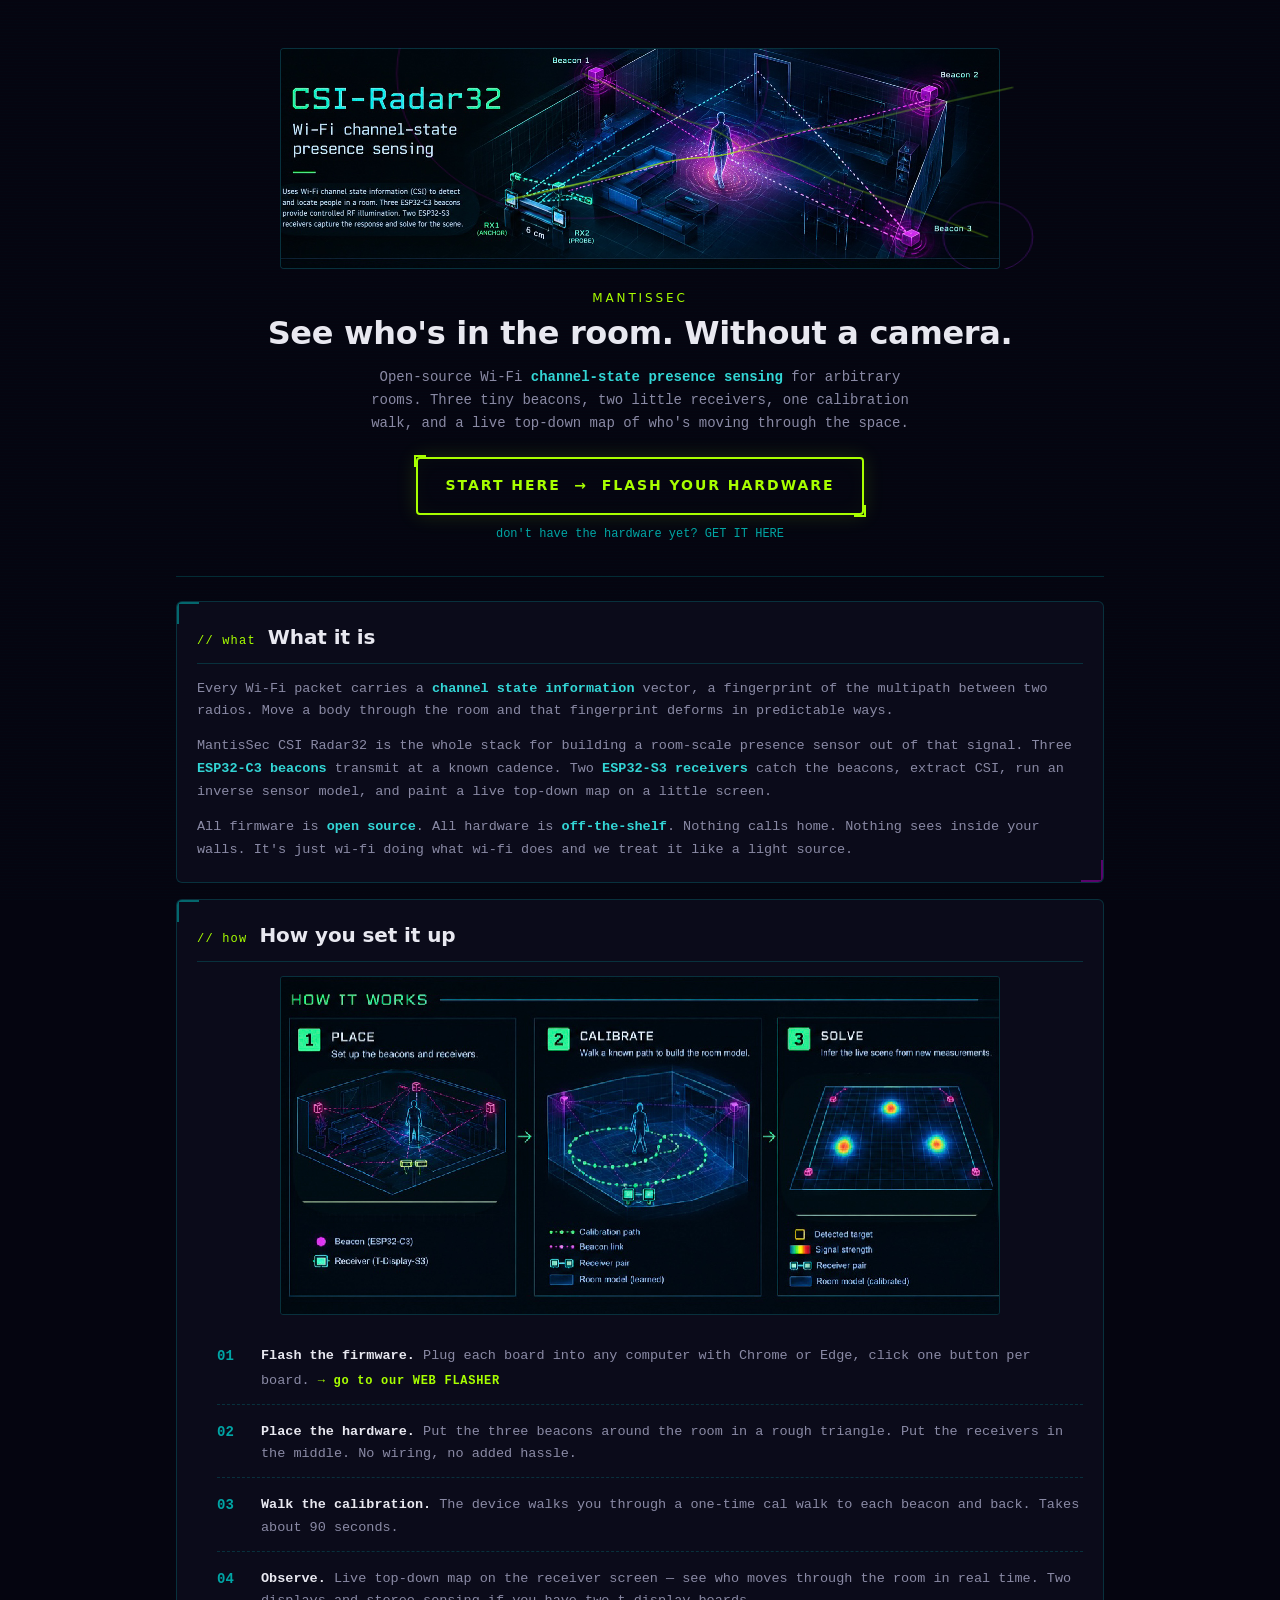
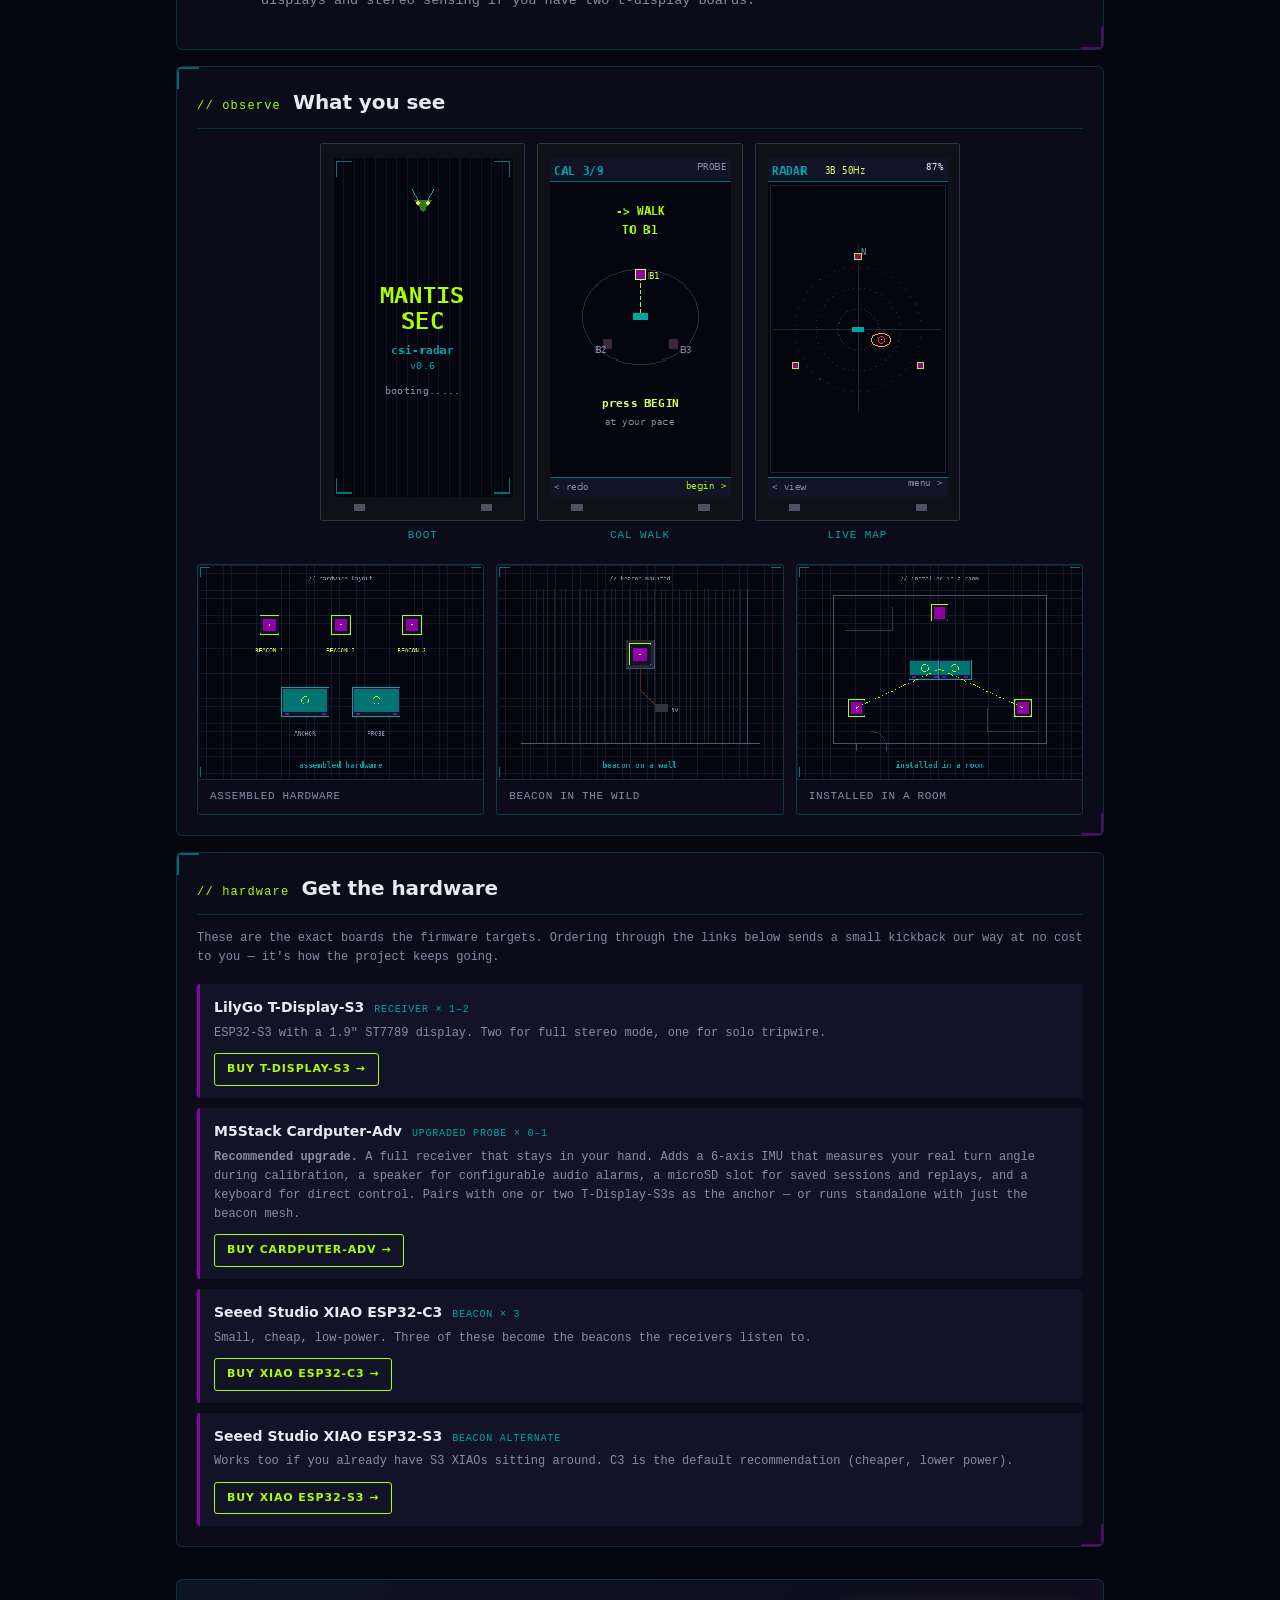
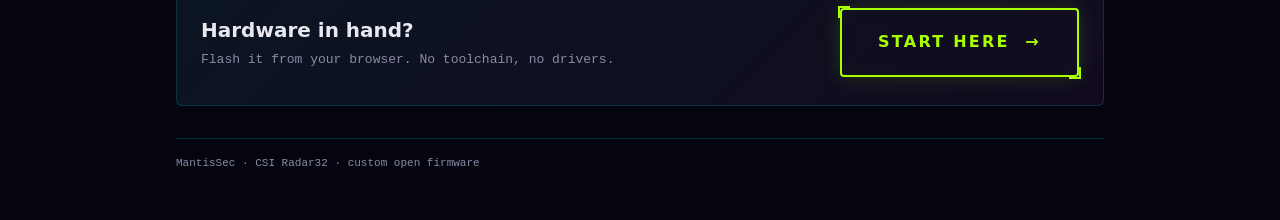
<file: docs/index.html>
<!DOCTYPE html>
<html lang="en">
<head>
<meta charset="UTF-8">
<meta name="viewport" content="width=device-width, initial-scale=1.0">
<title>MantisSec CSI Radar32 — Wi-Fi Presence Sensing</title>
<meta name="description" content="MantisSec CSI-Radar32: open-source Wi-Fi channel state presence detection for arbitrary rooms. Flash it from your browser.">
<link rel="icon" href="./favicon.ico" sizes="16x16, 32x32, 48x48">
<link rel="icon" type="image/png" sizes="32x32" href="assets/favicon-32.png">
<link rel="icon" type="image/png" sizes="16x16" href="assets/favicon-16.png">
<link rel="apple-touch-icon" sizes="180x180" href="assets/apple-touch-icon.png">
<link rel="stylesheet" href="style.css">
</head>
<body>

<!-- ═══════════════════════════════════════════════════════════════
     SWAPPABLE ASSETS — edit this block to replace any placeholder
     graphic with your own photo.  Change the path, that's it.
     Every <img data-asset="key"> gets its src from ASSETS[key];
     every <a data-affiliate="key"> gets its href from AFFILIATE[key].
     ═══════════════════════════════════════════════════════════════ -->
<script>
const ASSETS = {
    // Hero diagram at the top of the page
    hero:            "assets/landing-hero.png",

    // The 3-panel "how it works" strip
    how_it_works:    "assets/how-it-works.png",

    // ═══ Device screencaps (portrait, T-Display S3 native 170x320) ═══
    // Pixel-art approximations of what the receiver shows.
    // Replace with real captures if you want.
    observe_splash:  "assets/screencap-splash.png",
    observe_cal:     "assets/screencap-cal.png",
    observe_live:    "assets/screencap-live.png",

    // ═══ Installation photos ═══
    // Stand-in pixel-art graphics live here until you swap them for
    // real photos.  Recommended aspect: 4:3 landscape, ~800px wide.
    photo_hardware:  "assets/photo-hardware.png",
    photo_mounted:   "assets/photo-mounted.png",
    photo_room:      "assets/photo-room.png",
};

const AFFILIATE = {
    tdisplay_s3: "https://www.amazon.com/dp/B0BRTT727Z/?tag=5t31th-20",
    xiao_c3:     "https://www.amazon.com/dp/B0DGX3LSC7/?tag=5t31th-20",
    xiao_s3:     "https://www.amazon.com/dp/B0DJ6NQFKX/?tag=5t31th-20",
    cardputer_adv: "https://www.amazon.com/dp/B0G6ZN35ZX/?tag=5t31th-20",
};
     
// ═══════════════════════════════════════════════════════════════
// 2. THE ANIMATION SYSTEM — Automated Layer Injection
// ═══════════════════════════════════════════════════════════════
document.addEventListener("DOMContentLoaded", () => {
    // This automatically finds your top hero banner image via its template class
    const heroImg = document.querySelector('.lp-hero-img');
    if (heroImg) {
        initInteractiveOverlay(heroImg);
    }
});

function initInteractiveOverlay(imgElement) {
    // 1. Create a structural block container to protect responsive margins
    const container = document.createElement('div');
    container.style.position = 'relative';
    container.style.display = 'inline-block';
    container.style.width = '100%';
    
    // 2. Inject container safely around the static image element
    imgElement.parentNode.insertBefore(container, imgElement);
    container.appendChild(imgElement);

    // 3. Mount the transparent hardware acceleration drawing overlay
    const canvas = document.createElement('canvas');
    canvas.style.position = 'absolute';
    canvas.style.top = '0';
    canvas.style.left = '0';
    canvas.style.width = '100%';
    canvas.style.height = '100%';
    canvas.style.pointerEvents = 'none'; // Passthrough so users can right-click/drag image
    container.appendChild(canvas);

    const ctx = canvas.getContext('2d');
    
    // 4. Force coordinates to auto-recalculate when windows scale or resize
    function synchronizeBounds() {
        canvas.width = imgElement.clientWidth;
        canvas.height = imgElement.clientHeight;
    }
    window.addEventListener('resize', synchronizeBounds);
    imgElement.addEventListener('load', synchronizeBounds);
    synchronizeBounds();

    // 5. The core real-time rendering loop
    let renderingFrame = 0;
    function animationEngine() {
        renderingFrame++;
        ctx.clearRect(0, 0, canvas.width, canvas.height);
        
        // Pass context tracking directly to our physics engine
        drawHeroLayers(ctx, canvas.width, canvas.height, renderingFrame);
        
        requestAnimationFrame(animationEngine);
    }
    requestAnimationFrame(animationEngine);
}

// ═══════════════════════════════════════════════════════════════
// 3. PHYSICS PROCESSING ENGINE — Multipath Phase Distortions (NEW PERSPECTIVE)
// ═══════════════════════════════════════════════════════════════
function drawHeroLayers(ctx, w, h, frame) {
    ctx.globalCompositeOperation = 'screen';
    
    // Coordinates updated to track perfectly with your new image layout perspective
    const rxX = w * 0.355, rxY = h * 0.690;       // Receivers (RX1/RX2 at the bottom-left layout cluster)
    const humanX = w * 0.612, humanY = h * 0.445; // Human target position (Center hallway vector)
    
    const beacons = [
        { x: w * 0.438, y: h * 0.115, color: 'rgba(255, 0, 255, ' },  // Beacon 1 (Top Center Magenta)
        { x: w * 0.902, y: h * 0.178, color: 'rgba(160, 32, 240, ' }, // Beacon 2 (Far Right Top Purple)
        { x: w * 0.875, y: h * 0.855, color: 'rgba(160, 32, 240, ' }  // Beacon 3 (Far Right Bottom Purple)
    ];

    // A. OMNIDIRECTIONAL FLOOD: Beacons radiating wide telemetry waves across the entire room
    beacons.forEach((beacon, index) => {
        let waveCycle = ((frame + (index * 45)) % 150) / 150;
        ctx.strokeStyle = `${beacon.color}${0.32 * (1 - waveCycle)})`;
        ctx.lineWidth = 1;
        ctx.beginPath();
        ctx.arc(beacon.x, beacon.y, waveCycle * (w * 0.38), 0, Math.PI * 2);
        ctx.stroke();
    });

    // B. MULTIPATH CHANNELS: Linear tracking direct lines + human-scattered waves
    beacons.forEach(beacon => {
        // Direct Baseline static path
        ctx.strokeStyle = 'rgba(0, 165, 165, 0.12)'; 
        ctx.lineWidth = 0.75;
        ctx.beginPath();
        ctx.moveTo(beacon.x, beacon.y);
        ctx.lineTo(rxX, rxY);
        ctx.stroke();

        // Perturbed Scatter Path flowing directly through the new human coordinates
        ctx.strokeStyle = 'rgba(168, 255, 0, 0.35)'; // Phase perturbation line (--ms-lime)
        ctx.lineWidth = 1.2;
        ctx.beginPath();
        
        let segments = 45;
        for (let i = 0; i <= segments; i++) {
            let percent = i / segments;
            let currX, currY;
            
            if (percent < 0.5) {
                let t = percent * 2;
                currX = beacon.x + (humanX - beacon.x) * t;
                currY = beacon.y + (humanY - beacon.y) * t;
            } else {
                let t = (percent - 0.5) * 2;
                currX = humanX + (rxX - humanX) * t;
                currY = humanY + (rxY - humanY) * t;
            }
            
            // Generate active sine wave distortion centered exactly over human body profile
            let proximityToHuman = Math.max(0, 1 - (Math.abs(percent - 0.5) * 3.2)); 
            let phaseDistortion = Math.sin(percent * 22 - (frame * 0.13)) * (4.5 * proximityToHuman);
            
            if (i === 0) ctx.moveTo(currX, currY + phaseDistortion);
            else ctx.lineTo(currX, currY + phaseDistortion);
        }
        ctx.stroke();
    });

    // C. PERTURBATION HALO: Active target footprint signature bloom
    let glowRipple = Math.sin(frame * 0.05) * 2.5;
    ctx.fillStyle = 'rgba(168, 255, 0, 0.05)'; // Soft luminous tracking layer
    ctx.beginPath();
    ctx.arc(humanX, humanY, 14 + glowRipple, 0, Math.PI * 2);
    ctx.fill();

    ctx.strokeStyle = 'rgba(168, 255, 0, 0.22)';
    ctx.lineWidth = 0.5;
    ctx.beginPath();
    ctx.arc(humanX, humanY, 20 - glowRipple, 0, Math.PI * 2);
    ctx.stroke();
}

</script>

<div class="page landing">

    <!-- ═══ Hero ═══ -->
    <header class="lp-hero">
        <img data-asset="hero" alt="MantisSec system schematic" class="lp-hero-img">
        <div class="lp-hero-copy">
            <div class="lp-brand"><span class="brand">MantisSec</span></div>
            <h1 class="lp-tagline">See who's in the room. Without a camera.</h1>
            <p class="lp-lede">
                Open-source Wi-Fi <strong>channel-state presence sensing</strong>
                for arbitrary rooms. Three tiny beacons, two little
                receivers, one calibration walk, and a live top-down
                map of who's moving through the space.
            </p>
            <div class="lp-cta-row">
                <a class="lp-cta-primary" href="flash.html">
                    START HERE &nbsp;&rarr;&nbsp; Flash your hardware
                </a>
                <a class="lp-cta-secondary" href="#hardware">
                    don't have the hardware yet? GET IT HERE
                </a>
            </div>
        </div>
    </header>

    <!-- ═══ What it is ═══ -->
    <section class="panel lp-section">
        <div class="lp-section-head">
            <span class="lp-section-num">// what</span>
            <h2>What it is</h2>
        </div>
        <div class="instructions lp-prose">
            <p>
                Every Wi-Fi packet carries a <strong>channel state
                information</strong> vector, a fingerprint of
                the multipath between two radios. Move a body through
                the room and that fingerprint deforms in predictable
                ways.
            </p>
            <p>
                MantisSec CSI Radar32 is the whole stack for building a room-scale
                presence sensor out of that signal. Three <strong>ESP32-C3
                beacons</strong> transmit at a known cadence. Two
                <strong>ESP32-S3 receivers</strong> catch the beacons,
                extract CSI, run an inverse sensor model, and paint a
                live top-down map on a little screen.
            </p>
            <p>
                All firmware is <strong>open source</strong>. All hardware
                is <strong>off-the-shelf</strong>. Nothing calls home.
                Nothing sees inside your walls. It's just wi-fi doing
                what wi-fi does and we treat it like a light source.
            </p>
        </div>
    </section>

    <!-- ═══ How you set it up ═══ -->
    <section class="panel lp-section">
        <div class="lp-section-head">
            <span class="lp-section-num">// how</span>
            <h2>How you set it up</h2>
        </div>
        <img data-asset="how_it_works"
             alt="Three-step process: flash, place, calibrate"
             class="lp-fullwidth-img">
        <div class="instructions lp-prose">
            <ol class="lp-steps">
                <li>
                    <strong>Flash the firmware.</strong> Plug each board
                    into any computer with Chrome or Edge, click one
                    button per board.
                    <a class="lp-inline-cta" href="flash.html">
                        &rarr; go to our WEB FLASHER
                    </a>
                </li>
                <li>
                    <strong>Place the hardware.</strong> Put the three
                    beacons around the room in a rough triangle. Put
                    the receivers in the middle. No wiring, no added
                    hassle.
                </li>
                <li>
                    <strong>Walk the calibration.</strong> The device
                    walks you through a one-time cal walk to each
                    beacon and back. Takes about 90 seconds.
                </li>
                <li>
                    <strong>Observe.</strong> Live top-down map on the
                    receiver screen &mdash; see who moves through the
                    room in real time. Two displays and stereo sensing
                    if you have two t-display boards.
                </li>
            </ol>
        </div>
    </section>

    <!-- ═══ What you see (portrait screencaps) ═══ -->
    <section class="panel lp-section">
        <div class="lp-section-head">
            <span class="lp-section-num">// observe</span>
            <h2>What you see</h2>
        </div>
        <div class="lp-screencap-row">
            <figure class="lp-screencap">
                <img data-asset="observe_splash" alt="Splash screen">
                <figcaption>Boot</figcaption>
            </figure>
            <figure class="lp-screencap">
                <img data-asset="observe_cal" alt="Calibration walk">
                <figcaption>Cal walk</figcaption>
            </figure>
            <figure class="lp-screencap">
                <img data-asset="observe_live" alt="Live radar view">
                <figcaption>Live map</figcaption>
            </figure>
        </div>

        <div class="lp-photo-row">
            <figure>
                <img data-asset="photo_hardware" alt="Assembled hardware">
                <figcaption>Assembled hardware</figcaption>
            </figure>
            <figure>
                <img data-asset="photo_mounted" alt="Beacon mounted">
                <figcaption>Beacon in the wild</figcaption>
            </figure>
            <figure>
                <img data-asset="photo_room" alt="Real installation">
                <figcaption>Installed in a room</figcaption>
            </figure>
        </div>
    </section>

    <!-- ═══ Get the hardware ═══ -->
    <section class="panel lp-section" id="hardware">
        <div class="lp-section-head">
            <span class="lp-section-num">// hardware</span>
            <h2>Get the hardware</h2>
        </div>
        <div class="instructions">
            <p class="hw-blurb">
                These are the exact boards the firmware targets. Ordering
                through the links below sends a small kickback our way at
                no cost to you &mdash; it's how the project keeps going.
            </p>

            <div class="hw-item">
                <div class="hw-name">
                    LilyGo T-Display-S3
                    <span class="hw-role">receiver &times; 1&ndash;2</span>
                </div>
                <div class="hw-detail">
                    ESP32-S3 with a 1.9&Prime; ST7789 display. Two for
                    full stereo mode, one for solo tripwire.
                </div>
                <a class="hw-link" data-affiliate="tdisplay_s3"
                   target="_blank" rel="noopener sponsored">
                    Buy T-Display-S3 &rarr;
                </a>
            </div>

            <div class="hw-item hw-item-upgrade">
                <div class="hw-name">
                    M5Stack Cardputer-Adv
                    <span class="hw-role">upgraded probe &times; 0&ndash;1</span>
                </div>
                <div class="hw-detail">
                    <strong>Recommended upgrade.</strong> A full receiver
                    that stays in your hand. Adds a 6-axis IMU that
                    measures your real turn angle during calibration, a
                    speaker for configurable audio alarms, a microSD slot
                    for saved sessions and replays, and a keyboard for
                    direct control. Pairs with one or two T-Display-S3s
                    as the anchor &mdash; or runs standalone with just
                    the beacon mesh.
                </div>
                <a class="hw-link" data-affiliate="cardputer_adv"
                   target="_blank" rel="noopener sponsored">
                    Buy Cardputer-Adv &rarr;
                </a>
            </div>

            <div class="hw-item">
                <div class="hw-name">
                    Seeed Studio XIAO ESP32-C3
                    <span class="hw-role">beacon &times; 3</span>
                </div>
                <div class="hw-detail">
                    Small, cheap, low-power. Three of these become the
                    beacons the receivers listen to.
                </div>
                <a class="hw-link" data-affiliate="xiao_c3"
                   target="_blank" rel="noopener sponsored">
                    Buy XIAO ESP32-C3 &rarr;
                </a>
            </div>

            <div class="hw-item">
                <div class="hw-name">
                    Seeed Studio XIAO ESP32-S3
                    <span class="hw-role">beacon alternate</span>
                </div>
                <div class="hw-detail">
                    Works too if you already have S3 XIAOs sitting around.
                    C3 is the default recommendation (cheaper, lower power).
                </div>
                <a class="hw-link" data-affiliate="xiao_s3"
                   target="_blank" rel="noopener sponsored">
                    Buy XIAO ESP32-S3 &rarr;
                </a>
            </div>
        </div>
    </section>

    <!-- ═══ Secondary CTA band ═══ -->
    <section class="lp-cta-band">
        <div class="lp-cta-band-inner">
            <div class="lp-cta-band-copy">
                <h3>Hardware in hand?</h3>
                <p>Flash it from your browser. No toolchain, no drivers.</p>
            </div>
            <a class="lp-cta-primary lp-cta-large" href="flash.html">
                START HERE &nbsp;&rarr;
            </a>
        </div>
    </section>

    <!-- ═══ Footer ═══ -->
    <footer class="footer">
        <span>MantisSec &middot; CSI Radar32 &middot; custom open firmware</span>
    </footer>

</div>

<!-- Wire up ASSETS/AFFILIATE constants -->
<script>
(function () {
    document.querySelectorAll("img[data-asset]").forEach(img => {
        const key = img.getAttribute("data-asset");
        const path = ASSETS[key];
        if (path && path.length > 0) img.src = path;
    });
    document.querySelectorAll("a[data-affiliate]").forEach(a => {
        const key = a.getAttribute("data-affiliate");
        const url = AFFILIATE[key];
        if (url) a.href = url;
    });
})();
</script>

<!-- Canvas overlays for the how-it-works and live-view figures.
     Same technique as the hero animation above: transparent canvas on
     top, screen blend, images and copy untouched. -->
<script src="overlays.js"></script>

</body>
</html>
</file>
<file: docs/style.css>
/* ═══════════════════════════════════════════════════════════════
   MantisSec CSI-Radar-S3 web flasher — style
   Dark cyber palette matching the device UI's paint pass.
   ═══════════════════════════════════════════════════════════════ */

:root {
    --ms-bg:         #050510;
    --ms-bg-panel:   #0b0b1a;
    --ms-bg-elev:    #131328;
    --ms-teal:       #007373;
    --ms-teal-lo:    #00A5A5;
    --ms-teal-hi:    #33d6d6;
    --ms-violet:     #5D005D;
    --ms-violet-lo:  #8F00A5;
    --ms-violet-hi:  #c000e0;
    --ms-lime:       #A8FF00;
    --ms-lime-hi:    #d6ff66;
    --ms-ink:        #E8E8F0;
    --ms-ink-dim:    #8a8aa5;
    --ms-warn:       #ffb020;
    --ms-alert:      #FF2255;
    --ms-good:       #33ff88;
    --ms-border:     rgba(0, 165, 165, 0.25);
    --ms-glow-teal:  rgba(0, 165, 165, 0.35);
    --ms-glow-lime:  rgba(168, 255, 0, 0.35);

    --ms-font-body:  ui-monospace, "SF Mono", "JetBrains Mono", "Consolas", "Courier New", monospace;
    --ms-font-head:  system-ui, -apple-system, "Segoe UI", Roboto, sans-serif;
}

* { box-sizing: border-box; }

html, body {
    margin: 0;
    padding: 0;
    background: var(--ms-bg);
    color: var(--ms-ink);
    font-family: var(--ms-font-body);
    font-size: 14px;
    line-height: 1.55;
    min-height: 100vh;
    overflow-x: hidden;   /* nothing on the page should scroll sideways */
}

/* Every image on the page respects its container width by default */
img { max-width: 100%; height: auto; }

/* Subtle scanline overlay for the cyber feel */
body::before {
    content: "";
    position: fixed;
    inset: 0;
    pointer-events: none;
    background: repeating-linear-gradient(
        0deg,
        rgba(0, 165, 165, 0.015) 0px,
        rgba(0, 165, 165, 0.015) 1px,
        transparent 1px,
        transparent 3px
    );
    z-index: 1;
}

.page {
    position: relative;
    z-index: 2;
    max-width: 720px;
    margin: 0 auto;
    padding: 24px 16px 48px;
}

/* ─── Header ─── */
.header {
    display: flex;
    align-items: center;
    gap: 16px;
    padding: 16px 0 20px;
    border-bottom: 1px solid var(--ms-border);
    margin-bottom: 24px;
}
.header-mark {
    width: 64px;
    height: 64px;
    flex-shrink: 0;
}
.header-title {
    display: flex;
    flex-direction: column;
    gap: 2px;
}
.header-title h1 {
    margin: 0;
    font-family: var(--ms-font-head);
    font-size: 22px;
    font-weight: 700;
    letter-spacing: 0.02em;
    color: var(--ms-ink);
}
.header-title .brand {
    color: var(--ms-teal-lo);
}
.header-title .subtitle {
    color: var(--ms-ink-dim);
    font-size: 12px;
    letter-spacing: 0.08em;
    text-transform: uppercase;
}

/* ─── Card / panel ─── */
.panel {
    background: var(--ms-bg-panel);
    border: 1px solid var(--ms-border);
    border-radius: 6px;
    padding: 20px;
    margin-bottom: 16px;
    position: relative;
    overflow: hidden;
}
.panel::before {
    /* Faint teal corner accent */
    content: "";
    position: absolute;
    top: 0; left: 0;
    width: 20px; height: 20px;
    border-top: 2px solid var(--ms-teal-lo);
    border-left: 2px solid var(--ms-teal-lo);
    opacity: 0.6;
}
.panel::after {
    content: "";
    position: absolute;
    bottom: 0; right: 0;
    width: 20px; height: 20px;
    border-bottom: 2px solid var(--ms-violet-lo);
    border-right: 2px solid var(--ms-violet-lo);
    opacity: 0.6;
}

/* ─── Form controls ─── */
.form-row {
    display: flex;
    flex-direction: column;
    gap: 6px;
    margin-bottom: 18px;
}
.form-row label {
    font-size: 11px;
    letter-spacing: 0.12em;
    text-transform: uppercase;
    color: var(--ms-teal-lo);
    font-weight: 500;
}
.form-row select {
    background: var(--ms-bg-elev);
    color: var(--ms-ink);
    border: 1px solid var(--ms-border);
    border-radius: 4px;
    padding: 10px 12px;
    font-family: var(--ms-font-body);
    font-size: 14px;
    outline: none;
    appearance: none;
    background-image: url("data:image/svg+xml;utf8,<svg xmlns='http://www.w3.org/2000/svg' width='10' height='6' viewBox='0 0 10 6'><path d='M1 1l4 4 4-4' stroke='%2300A5A5' stroke-width='1.5' fill='none' stroke-linecap='round' stroke-linejoin='round'/></svg>");
    background-repeat: no-repeat;
    background-position: right 12px center;
    padding-right: 32px;
    cursor: pointer;
    transition: border-color 0.15s, box-shadow 0.15s;
}
.form-row select:hover:not(:disabled) {
    border-color: var(--ms-teal-lo);
}
.form-row select:focus:not(:disabled) {
    border-color: var(--ms-teal-lo);
    box-shadow: 0 0 0 3px var(--ms-glow-teal);
}
.form-row select:disabled {
    opacity: 0.4;
    cursor: not-allowed;
}

/* ─── Flash button ─── */
.action-row {
    margin-top: 24px;
}
.flash-btn {
    display: inline-flex;
    align-items: center;
    justify-content: center;
    gap: 10px;
    width: 100%;
    padding: 14px 20px;
    background: transparent;
    border: 1.5px solid var(--ms-ink-dim);
    color: var(--ms-ink-dim);
    font-family: var(--ms-font-head);
    font-size: 15px;
    font-weight: 600;
    letter-spacing: 0.1em;
    text-transform: uppercase;
    border-radius: 4px;
    cursor: not-allowed;
    transition: all 0.18s ease;
}
.flash-btn.ready {
    border-color: var(--ms-lime);
    color: var(--ms-lime);
    cursor: pointer;
    box-shadow: 0 0 0 0 var(--ms-glow-lime), inset 0 0 0 0 rgba(168, 255, 0, 0.05);
}
.flash-btn.ready:hover {
    background: rgba(168, 255, 0, 0.08);
    box-shadow: 0 0 20px var(--ms-glow-lime), inset 0 0 40px rgba(168, 255, 0, 0.05);
}
.flash-btn.ready:active {
    transform: translateY(1px);
}
.flash-btn .icon {
    width: 16px;
    height: 16px;
}

/* Wrap esp-web-install-button transparently */
esp-web-install-button {
    display: block;
    width: 100%;
}
esp-web-install-button[disabled] .flash-btn {
    /* Keep our own not-ready look when the ewt component's own gate fires */
    opacity: 0.5;
}

/* ─── Status area ─── */
.status {
    margin-top: 20px;
    padding: 14px 16px;
    background: var(--ms-bg-elev);
    border-left: 3px solid var(--ms-teal);
    border-radius: 3px;
    font-size: 13px;
    color: var(--ms-ink-dim);
    min-height: 48px;
    display: flex;
    align-items: center;
    gap: 12px;
}
.status.info    { border-left-color: var(--ms-teal-lo); }
.status.working { border-left-color: var(--ms-violet-lo); }
.status.good    { border-left-color: var(--ms-good);  color: var(--ms-good); }
.status.warn    { border-left-color: var(--ms-warn);  color: var(--ms-warn); }
.status.error   { border-left-color: var(--ms-alert); color: var(--ms-alert); }

.status-dot {
    width: 8px;
    height: 8px;
    border-radius: 50%;
    background: currentColor;
    box-shadow: 0 0 8px currentColor;
    flex-shrink: 0;
}
.status.working .status-dot {
    animation: pulse 1.2s ease-in-out infinite;
}
@keyframes pulse {
    0%, 100% { opacity: 0.4; }
    50%      { opacity: 1;   }
}

/* ─── Instructions ─── */
.instructions {
    font-size: 12px;
    color: var(--ms-ink-dim);
    line-height: 1.7;
}
.instructions h3 {
    color: var(--ms-teal-lo);
    font-family: var(--ms-font-head);
    font-size: 13px;
    letter-spacing: 0.1em;
    text-transform: uppercase;
    margin: 0 0 8px;
    font-weight: 600;
}
.instructions ol {
    margin: 0;
    padding-left: 20px;
}
.instructions li {
    margin-bottom: 4px;
}
.instructions .accent { color: var(--ms-lime); }

/* ─── Browser gate ─── */
.browser-warn {
    display: none;
    background: rgba(255, 34, 85, 0.08);
    border: 1px solid var(--ms-alert);
    border-radius: 4px;
    padding: 14px;
    margin-bottom: 16px;
    color: var(--ms-alert);
    font-size: 13px;
}
.browser-warn.show { display: block; }

/* ─── Footer ─── */
.footer {
    margin-top: 32px;
    padding-top: 16px;
    border-top: 1px solid var(--ms-border);
    font-size: 11px;
    color: var(--ms-ink-dim);
    display: flex;
    justify-content: space-between;
    gap: 12px;
    flex-wrap: wrap;
}
.footer a {
    color: var(--ms-teal-lo);
    text-decoration: none;
}
.footer a:hover { color: var(--ms-teal-hi); }

/* Mobile */
@media (max-width: 480px) {
    .page { padding: 16px 12px 36px; }
    .header-title h1 { font-size: 18px; }
    .header-mark { width: 48px; height: 48px; }
    .panel { padding: 16px; }
}

/* ═══════════════════════════════════════════════════════════════
   v0.4 additions — layout guide, supported hardware, mantis image
   ═══════════════════════════════════════════════════════════════ */

/* Header mantis image (replaces the animated SVG) */
picture.header-mark {
    display: block;
    flex-shrink: 0;
    width: 72px;
    height: 72px;
    line-height: 0;
}
picture.header-mark img {
    display: block;
    width: 100%;
    height: 100%;
    object-fit: contain;
    image-rendering: pixelated;  /* keep pixel-art crisp on retina */
}

/* Section sub-headings inside .instructions */
.instructions h4.layout-mode-label {
    color: var(--ms-lime);
    font-family: var(--ms-font-head);
    font-size: 12px;
    font-weight: 600;
    letter-spacing: 0.14em;
    text-transform: uppercase;
    margin: 20px 0 8px;
}
.instructions h4.layout-mode-label:first-of-type { margin-top: 4px; }

/* Layout figure — image or fallback placeholder */
.layout-figure {
    background: var(--ms-bg-elev);
    border: 1px solid var(--ms-border);
    border-radius: 4px;
    padding: 12px;
    margin: 0 0 10px;
    display: flex;
    justify-content: center;
    align-items: center;
    min-height: 140px;
}
.layout-image {
    display: block;
    max-width: 100%;
    height: auto;
    image-rendering: pixelated;  /* crisp for pixel-art diagrams */
}
.layout-missing {
    color: var(--ms-ink-dim);
    font-size: 12px;
    font-style: italic;
    padding: 24px 12px;
    text-align: center;
    border: 1px dashed var(--ms-border);
    border-radius: 3px;
    width: 100%;
}

.layout-notes {
    margin: 4px 0 0 0;
    padding-left: 18px;
    font-size: 12px;
    color: var(--ms-ink-dim);
    line-height: 1.6;
}
.layout-notes li { margin-bottom: 3px; }

/* Supported hardware / affiliate blocks */
.hw-blurb {
    color: var(--ms-ink-dim);
    font-size: 12px;
    line-height: 1.65;
    margin: 4px 0 16px;
}
.hw-item {
    background: var(--ms-bg-elev);
    border-left: 3px solid var(--ms-violet-lo);
    border-radius: 3px;
    padding: 12px 14px;
    margin-bottom: 10px;
}
.hw-item:last-child { margin-bottom: 0; }
.hw-name {
    font-family: var(--ms-font-head);
    font-size: 14px;
    font-weight: 600;
    color: var(--ms-ink);
    display: flex;
    align-items: baseline;
    gap: 10px;
    flex-wrap: wrap;
    margin-bottom: 4px;
}
.hw-role {
    font-family: var(--ms-font-body);
    font-size: 10px;
    color: var(--ms-teal-lo);
    letter-spacing: 0.08em;
    text-transform: uppercase;
    font-weight: 500;
}
.hw-detail {
    color: var(--ms-ink-dim);
    font-size: 12px;
    line-height: 1.6;
    margin-bottom: 10px;
}
.hw-link {
    display: inline-flex;
    align-items: center;
    gap: 6px;
    padding: 6px 12px;
    background: transparent;
    border: 1px solid var(--ms-lime);
    color: var(--ms-lime);
    font-family: var(--ms-font-head);
    font-size: 11px;
    font-weight: 600;
    letter-spacing: 0.08em;
    text-transform: uppercase;
    text-decoration: none;
    border-radius: 3px;
    transition: all 0.15s;
}
.hw-link:hover {
    background: rgba(168, 255, 0, 0.08);
    box-shadow: 0 0 12px var(--ms-glow-lime);
}

/* ═══════════════════════════════════════════════════════════════
   Landing page — MantisSec marketing funnel
   ═══════════════════════════════════════════════════════════════ */

.page.landing {
    max-width: 960px;
}

/* Hero */
.lp-hero {
    position: relative;
    padding: 24px 0 32px;
    margin-bottom: 24px;
    display: flex;
    flex-direction: column;
    gap: 20px;
    border-bottom: 1px solid var(--ms-border);
}
.lp-hero-img {
    display: block;
    width: 100%;
    max-width: 720px;
    height: auto;
    margin: 0 auto;
    image-rendering: pixelated;
    border: 1px solid var(--ms-border);
    border-radius: 4px;
    background: var(--ms-bg-panel);
    box-sizing: border-box;
}
.lp-hero-copy {
    text-align: center;
    padding: 0 12px;
}
.lp-brand {
    font-family: var(--ms-font-head);
    font-size: 12px;
    letter-spacing: 0.24em;
    color: var(--ms-teal-lo);
    text-transform: uppercase;
    margin-bottom: 8px;
}
.lp-brand .brand { color: var(--ms-lime); }
.lp-tagline {
    font-family: var(--ms-font-head);
    font-size: 32px;
    font-weight: 700;
    line-height: 1.15;
    color: var(--ms-ink);
    margin: 4px 0 14px;
    letter-spacing: -0.01em;
}
.lp-lede {
    color: var(--ms-ink-dim);
    font-size: 14px;
    line-height: 1.65;
    max-width: 560px;
    margin: 0 auto 22px;
}
.lp-lede strong {
    color: var(--ms-teal-hi);
    font-weight: 600;
}
.lp-cta-row {
    display: flex;
    flex-direction: column;
    align-items: center;
    gap: 10px;
}

/* Primary CTA: START HERE button */
.lp-cta-primary {
    display: inline-flex;
    align-items: center;
    gap: 12px;
    padding: 16px 28px;
    background: transparent;
    border: 2px solid var(--ms-lime);
    color: var(--ms-lime);
    font-family: var(--ms-font-head);
    font-size: 14px;
    font-weight: 700;
    letter-spacing: 0.14em;
    text-transform: uppercase;
    text-decoration: none;
    border-radius: 4px;
    box-shadow: 0 0 20px rgba(168, 255, 0, 0.15),
                inset 0 0 20px rgba(168, 255, 0, 0.03);
    transition: all 0.18s ease;
    position: relative;
}
.lp-cta-primary::before,
.lp-cta-primary::after {
    content: "";
    position: absolute;
    width: 10px;
    height: 10px;
    border-color: var(--ms-lime);
    border-style: solid;
}
.lp-cta-primary::before {
    top: -4px; left: -4px;
    border-width: 2px 0 0 2px;
}
.lp-cta-primary::after {
    bottom: -4px; right: -4px;
    border-width: 0 2px 2px 0;
}
.lp-cta-primary:hover {
    background: rgba(168, 255, 0, 0.08);
    box-shadow: 0 0 32px rgba(168, 255, 0, 0.35),
                inset 0 0 32px rgba(168, 255, 0, 0.05);
    transform: translateY(-1px);
}
.lp-cta-primary:active {
    transform: translateY(0);
}
.lp-cta-large {
    padding: 20px 36px;
    font-size: 16px;
}

.lp-cta-secondary {
    color: var(--ms-teal-lo);
    text-decoration: none;
    font-size: 12px;
    font-family: var(--ms-font-body);
}
.lp-cta-secondary:hover {
    color: var(--ms-teal-hi);
    text-decoration: underline;
}

/* Numbered section heads */
.lp-section-head {
    display: flex;
    align-items: baseline;
    gap: 12px;
    margin-bottom: 14px;
    padding-bottom: 10px;
    border-bottom: 1px solid var(--ms-border);
}
.lp-section-num {
    color: var(--ms-lime);
    font-family: var(--ms-font-body);
    font-size: 12px;
    letter-spacing: 0.1em;
}
.lp-section-head h2 {
    font-family: var(--ms-font-head);
    font-size: 20px;
    font-weight: 600;
    color: var(--ms-ink);
    margin: 0;
    letter-spacing: -0.005em;
}

/* Prose */
.lp-prose p {
    color: var(--ms-ink-dim);
    line-height: 1.7;
    font-size: 13.5px;
    margin: 0 0 12px;
}
.lp-prose p:last-child { margin-bottom: 0; }
.lp-prose strong {
    color: var(--ms-teal-hi);
    font-weight: 600;
}

/* Full-width diagram inside a section (how-it-works strip) */
.lp-fullwidth-img {
    display: block;
    width: 100%;
    max-width: 720px;
    height: auto;
    margin: 8px auto 18px;
    image-rendering: pixelated;
    border: 1px solid var(--ms-border);
    border-radius: 3px;
    box-sizing: border-box;
}

/* Numbered install steps */
.lp-steps {
    padding-left: 0;
    list-style: none;
    counter-reset: step;
    margin: 0;
}
.lp-steps li {
    counter-increment: step;
    padding: 12px 0 12px 44px;
    position: relative;
    border-bottom: 1px dashed var(--ms-border);
    color: var(--ms-ink-dim);
    font-size: 13.5px;
    line-height: 1.65;
}
.lp-steps li:last-child { border-bottom: none; }
.lp-steps li::before {
    content: counter(step, decimal-leading-zero);
    position: absolute;
    left: 0;
    top: 12px;
    color: var(--ms-teal-lo);
    font-family: var(--ms-font-body);
    font-size: 14px;
    font-weight: 600;
}
.lp-steps li strong {
    color: var(--ms-ink);
    font-weight: 600;
}

/* Screencaps — portrait, three across on desktop, stacked or 3-thin on mobile */
.lp-screencap-row {
    display: grid;
    grid-template-columns: repeat(3, 1fr);
    gap: 12px;
    margin-bottom: 20px;
    max-width: 640px;
    margin-left: auto;
    margin-right: auto;
    width: 100%;
    box-sizing: border-box;
}
.lp-screencap {
    margin: 0;
    text-align: center;
    min-width: 0;   /* let grid children shrink */
}
.lp-screencap img {
    display: block;
    width: 100%;
    height: auto;
    max-width: 100%;
    image-rendering: pixelated;
    border-radius: 3px;
    background: var(--ms-bg-panel);
}
.lp-screencap figcaption {
    margin-top: 6px;
    font-size: 11px;
    letter-spacing: 0.08em;
    text-transform: uppercase;
    color: var(--ms-teal-lo);
}

/* Installation photos — landscape, three across, wrap on mobile */
.lp-photo-row {
    display: grid;
    grid-template-columns: repeat(auto-fit, minmax(200px, 1fr));
    gap: 12px;
    margin-top: 8px;
    width: 100%;
    box-sizing: border-box;
}
.lp-photo-row figure {
    margin: 0;
    background: var(--ms-bg-elev);
    border: 1px solid var(--ms-border);
    border-radius: 4px;
    overflow: hidden;
    min-width: 0;
}
.lp-photo-row img {
    display: block;
    width: 100%;
    height: auto;
    max-width: 100%;
    image-rendering: pixelated;
}
.lp-photo-row figcaption {
    padding: 8px 12px;
    font-size: 11px;
    color: var(--ms-ink-dim);
    letter-spacing: 0.06em;
    text-transform: uppercase;
    background: var(--ms-bg-panel);
    border-top: 1px solid var(--ms-border);
}

/* Inline CTA link inside a numbered step */
.lp-inline-cta {
    display: inline-block;
    margin-top: 4px;
    color: var(--ms-lime);
    text-decoration: none;
    font-weight: 600;
    font-size: 12px;
    letter-spacing: 0.06em;
}
.lp-inline-cta:hover { color: var(--ms-lime-hi); text-decoration: underline; }

/* Retire the old gallery classes (replaced by screencap-row + photo-row) */
.lp-gallery, .lp-photos-note, .lp-photo-slot-hint { display: none; }


/* Bottom CTA band */
.lp-cta-band {
    background:
        linear-gradient(135deg,
            rgba(0, 165, 165, 0.06) 0%,
            rgba(93, 0, 93, 0.08) 100%),
        var(--ms-bg-panel);
    border: 1px solid var(--ms-border);
    border-radius: 6px;
    padding: 28px 24px;
    margin: 32px 0 20px;
    position: relative;
    overflow: hidden;
}
.lp-cta-band::before {
    content: "";
    position: absolute;
    top: 0; left: 0; right: 0; bottom: 0;
    background: repeating-linear-gradient(
        0deg,
        transparent, transparent 3px,
        rgba(168, 255, 0, 0.015) 3px, rgba(168, 255, 0, 0.015) 4px);
    pointer-events: none;
}
.lp-cta-band-inner {
    display: flex;
    align-items: center;
    justify-content: space-between;
    gap: 20px;
    flex-wrap: wrap;
    position: relative;
    z-index: 1;
}
.lp-cta-band-copy h3 {
    font-family: var(--ms-font-head);
    font-size: 20px;
    color: var(--ms-ink);
    margin: 0 0 4px;
    font-weight: 600;
}
.lp-cta-band-copy p {
    color: var(--ms-ink-dim);
    font-size: 13px;
    margin: 0;
}

/* Mobile */
@media (max-width: 640px) {
    .lp-tagline { font-size: 22px; }
    .lp-lede { font-size: 13px; }
    .lp-cta-band-inner {
        flex-direction: column;
        align-items: stretch;
        text-align: center;
    }
    .lp-cta-large {
        justify-content: center;
        padding: 16px 24px;
        font-size: 14px;
    }
}
</file>
